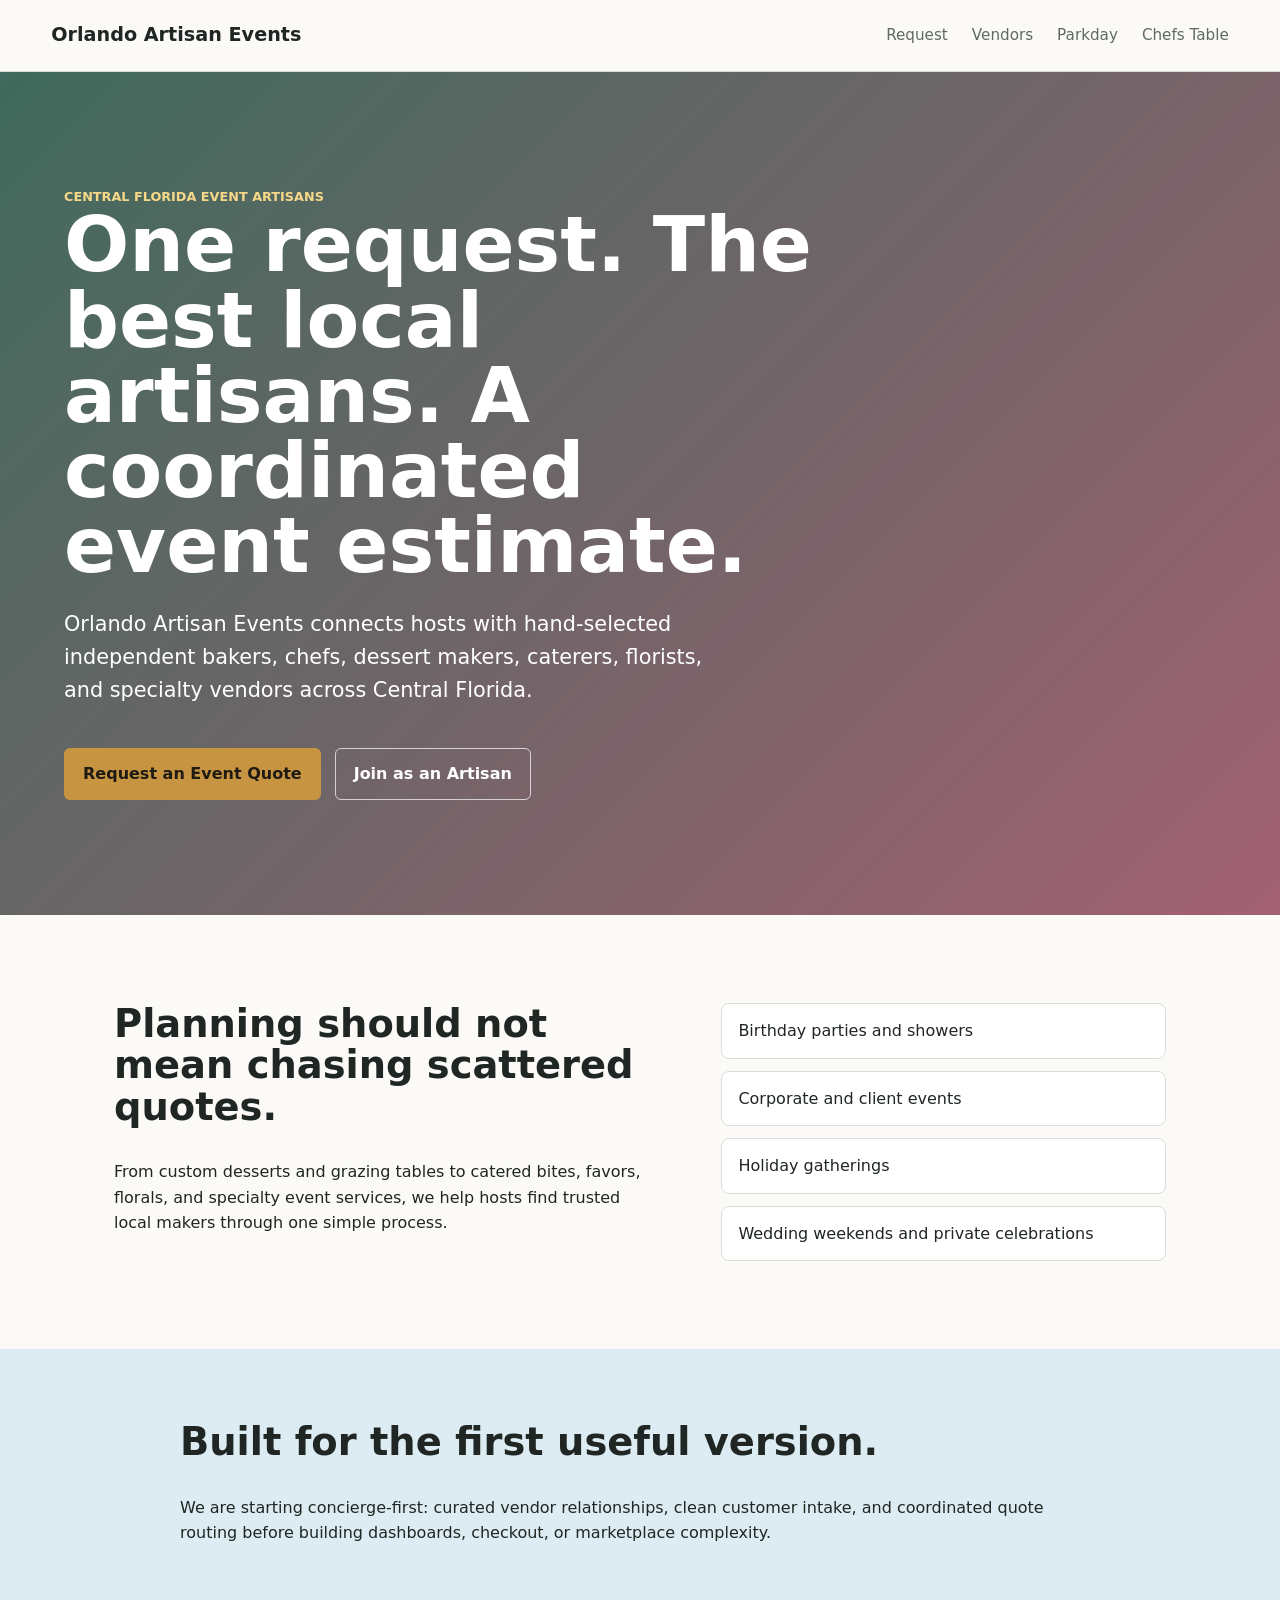
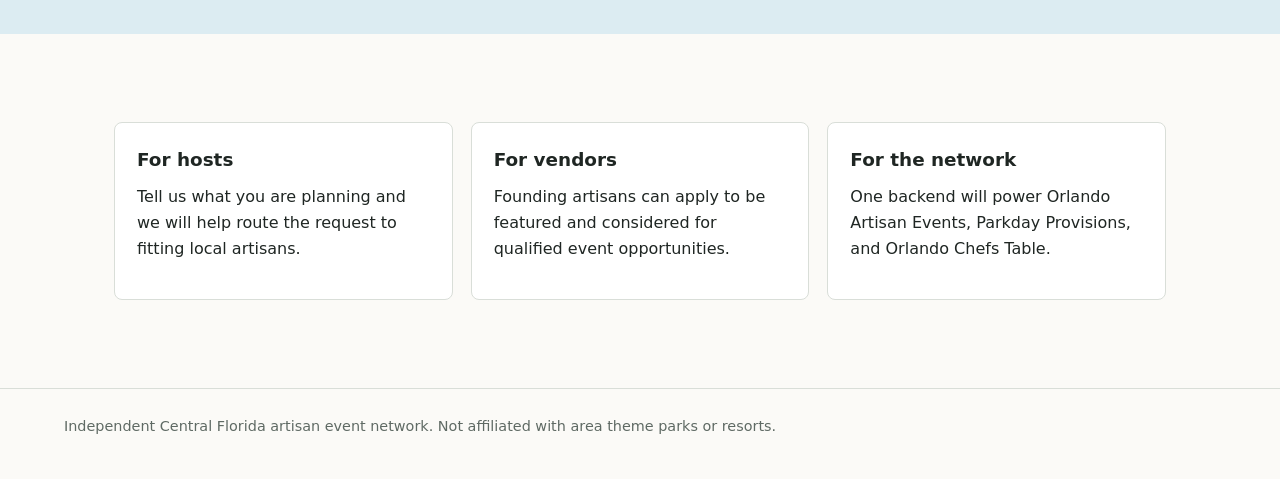
<file: index.html>
<!doctype html>
<html lang="en">
  <head>
    <meta charset="utf-8">
    <meta name="viewport" content="width=device-width, initial-scale=1">
    <title>Orlando Artisan Events</title>
    <meta name="description" content="A curated Central Florida artisan event network connecting hosts with independent bakers, chefs, caterers, dessert makers, and specialty vendors.">
    <link rel="stylesheet" href="/styles.css">
  </head>
  <body>
    <header class="site-header">
      <a class="brand" href="/">Orlando Artisan Events</a>
      <nav aria-label="Main navigation">
        <a href="/request/">Request</a>
        <a href="/vendors/">Vendors</a>
        <a href="/parkday/">Parkday</a>
        <a href="/chefs-table/">Chefs Table</a>
      </nav>
    </header>

    <main>
      <section class="hero">
        <div class="eyebrow">Central Florida event artisans</div>
        <h1>One request. The best local artisans. A coordinated event estimate.</h1>
        <p>
          Orlando Artisan Events connects hosts with hand-selected independent bakers,
          chefs, dessert makers, caterers, florists, and specialty vendors across
          Central Florida.
        </p>
        <div class="actions">
          <a class="button primary" href="/request/">Request an Event Quote</a>
          <a class="button secondary" href="/vendors/">Join as an Artisan</a>
        </div>
      </section>

      <section class="split">
        <div>
          <h2>Planning should not mean chasing scattered quotes.</h2>
          <p>
            From custom desserts and grazing tables to catered bites, favors,
            florals, and specialty event services, we help hosts find trusted
            local makers through one simple process.
          </p>
        </div>
        <ul class="check-list">
          <li>Birthday parties and showers</li>
          <li>Corporate and client events</li>
          <li>Holiday gatherings</li>
          <li>Wedding weekends and private celebrations</li>
        </ul>
      </section>

      <section class="band">
        <div>
          <h2>Built for the first useful version.</h2>
          <p>
            We are starting concierge-first: curated vendor relationships,
            clean customer intake, and coordinated quote routing before building
            dashboards, checkout, or marketplace complexity.
          </p>
        </div>
      </section>

      <section class="three-column">
        <article>
          <h3>For hosts</h3>
          <p>Tell us what you are planning and we will help route the request to fitting local artisans.</p>
        </article>
        <article>
          <h3>For vendors</h3>
          <p>Founding artisans can apply to be featured and considered for qualified event opportunities.</p>
        </article>
        <article>
          <h3>For the network</h3>
          <p>One backend will power Orlando Artisan Events, Parkday Provisions, and Orlando Chefs Table.</p>
        </article>
      </section>
    </main>

    <footer>
      <p>Independent Central Florida artisan event network. Not affiliated with area theme parks or resorts.</p>
    </footer>
  </body>
</html>
</file>
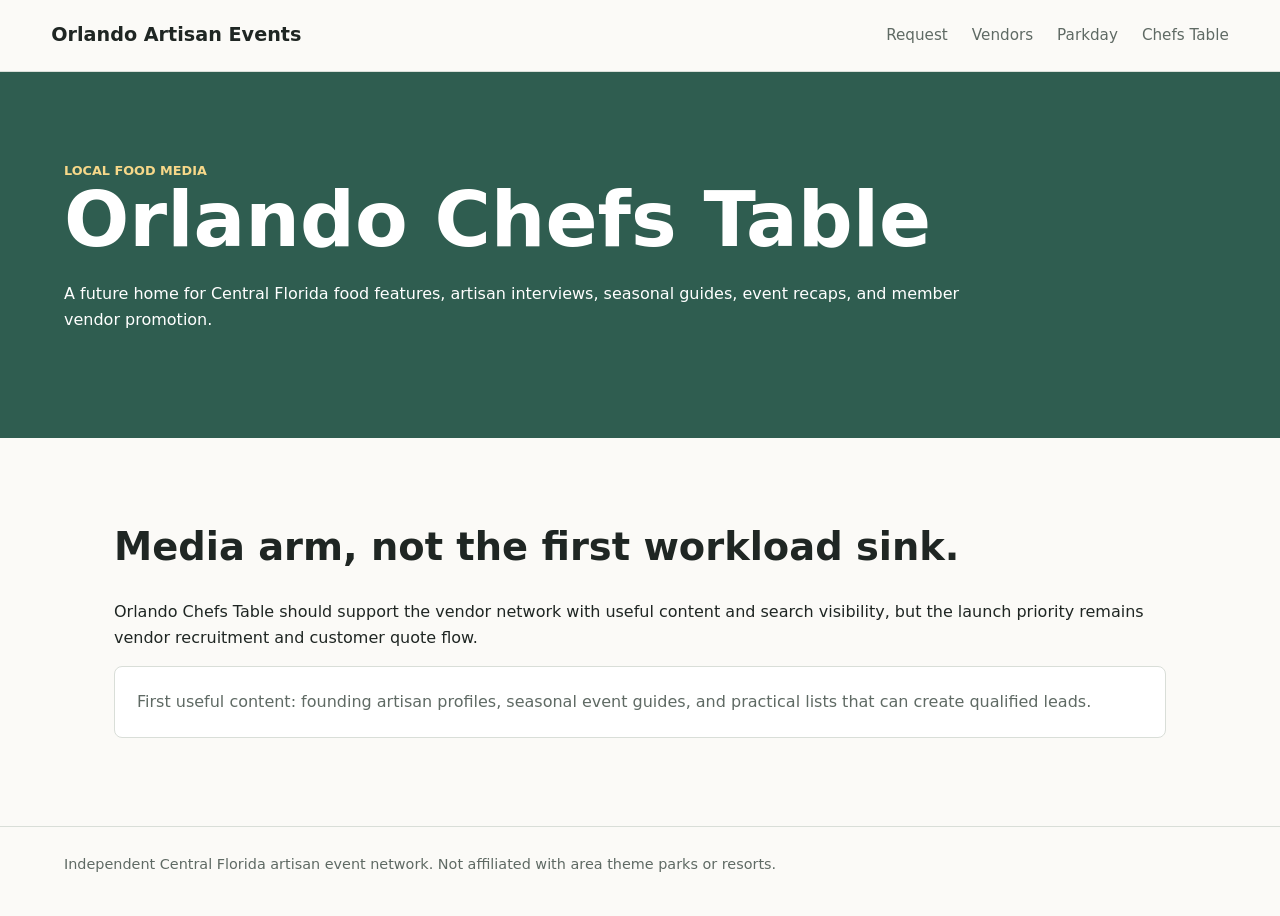
<file: chefs-table/index.html>
<!doctype html>
<html lang="en">
  <head>
    <meta charset="utf-8">
    <meta name="viewport" content="width=device-width, initial-scale=1">
    <title>Orlando Chefs Table | Orlando Artisan Events</title>
    <meta name="description" content="Food media, vendor features, and local artisan coverage for Central Florida.">
    <link rel="stylesheet" href="/styles.css">
  </head>
  <body>
    <header class="site-header">
      <a class="brand" href="/">Orlando Artisan Events</a>
      <nav aria-label="Main navigation">
        <a href="/request/">Request</a>
        <a href="/vendors/">Vendors</a>
        <a href="/parkday/">Parkday</a>
        <a href="/chefs-table/">Chefs Table</a>
      </nav>
    </header>

    <main>
      <section class="page-hero">
        <div>
          <div class="eyebrow">Local food media</div>
          <h1>Orlando Chefs Table</h1>
          <p>
            A future home for Central Florida food features, artisan interviews,
            seasonal guides, event recaps, and member vendor promotion.
          </p>
        </div>
      </section>

      <section class="content-page">
        <h2>Media arm, not the first workload sink.</h2>
        <p>
          Orlando Chefs Table should support the vendor network with useful
          content and search visibility, but the launch priority remains vendor
          recruitment and customer quote flow.
        </p>
        <div class="notice">
          First useful content: founding artisan profiles, seasonal event guides,
          and practical lists that can create qualified leads.
        </div>
      </section>
    </main>

    <footer>
      <p>Independent Central Florida artisan event network. Not affiliated with area theme parks or resorts.</p>
    </footer>
  </body>
</html>
</file>
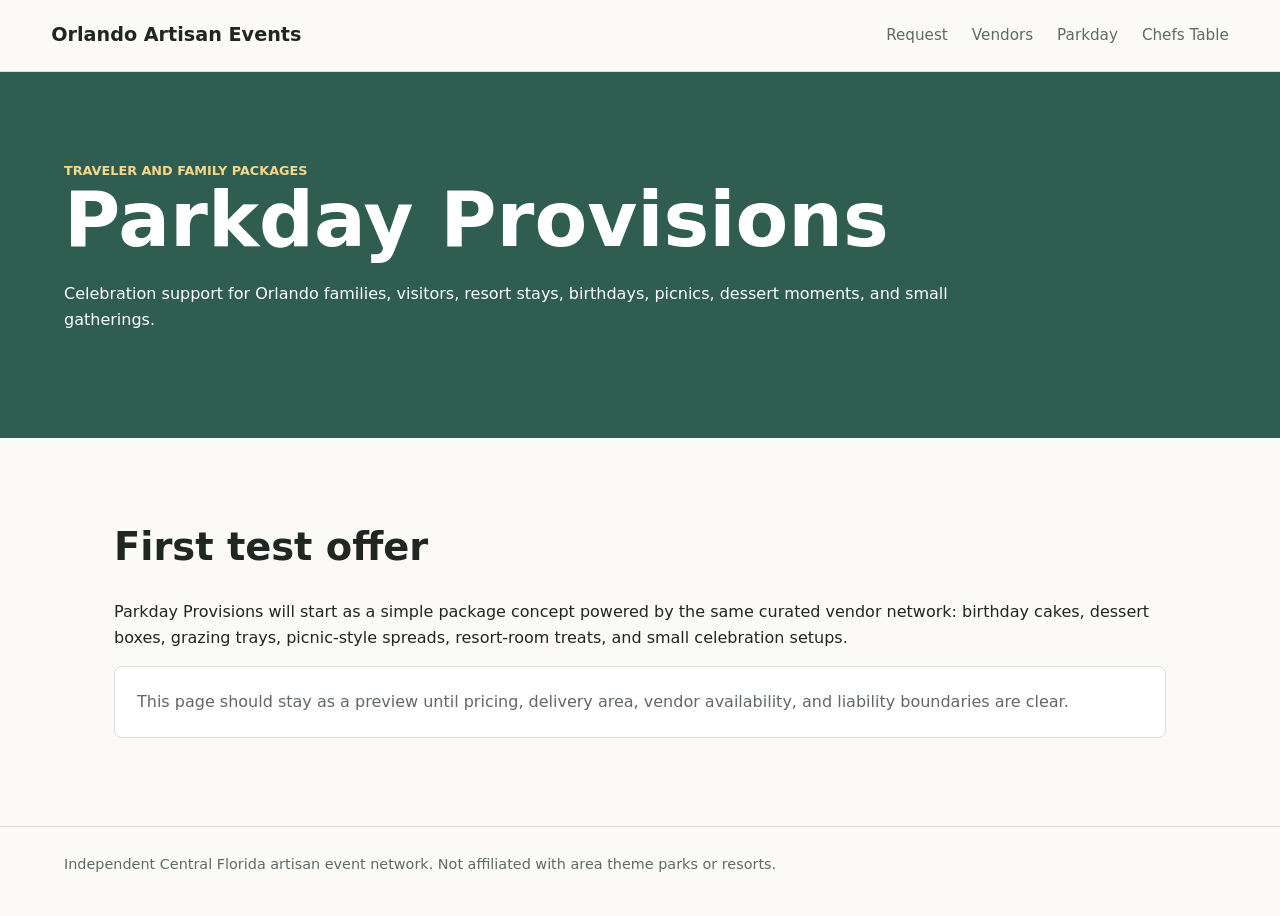
<file: parkday/index.html>
<!doctype html>
<html lang="en">
  <head>
    <meta charset="utf-8">
    <meta name="viewport" content="width=device-width, initial-scale=1">
    <title>Parkday Provisions | Orlando Artisan Events</title>
    <meta name="description" content="Family and traveler-facing celebration packages powered by Central Florida artisans.">
    <link rel="stylesheet" href="/styles.css">
  </head>
  <body>
    <header class="site-header">
      <a class="brand" href="/">Orlando Artisan Events</a>
      <nav aria-label="Main navigation">
        <a href="/request/">Request</a>
        <a href="/vendors/">Vendors</a>
        <a href="/parkday/">Parkday</a>
        <a href="/chefs-table/">Chefs Table</a>
      </nav>
    </header>

    <main>
      <section class="page-hero">
        <div>
          <div class="eyebrow">Traveler and family packages</div>
          <h1>Parkday Provisions</h1>
          <p>
            Celebration support for Orlando families, visitors, resort stays,
            birthdays, picnics, dessert moments, and small gatherings.
          </p>
        </div>
      </section>

      <section class="content-page">
        <h2>First test offer</h2>
        <p>
          Parkday Provisions will start as a simple package concept powered by
          the same curated vendor network: birthday cakes, dessert boxes,
          grazing trays, picnic-style spreads, resort-room treats, and small
          celebration setups.
        </p>
        <div class="notice">
          This page should stay as a preview until pricing, delivery area,
          vendor availability, and liability boundaries are clear.
        </div>
      </section>
    </main>

    <footer>
      <p>Independent Central Florida artisan event network. Not affiliated with area theme parks or resorts.</p>
    </footer>
  </body>
</html>
</file>
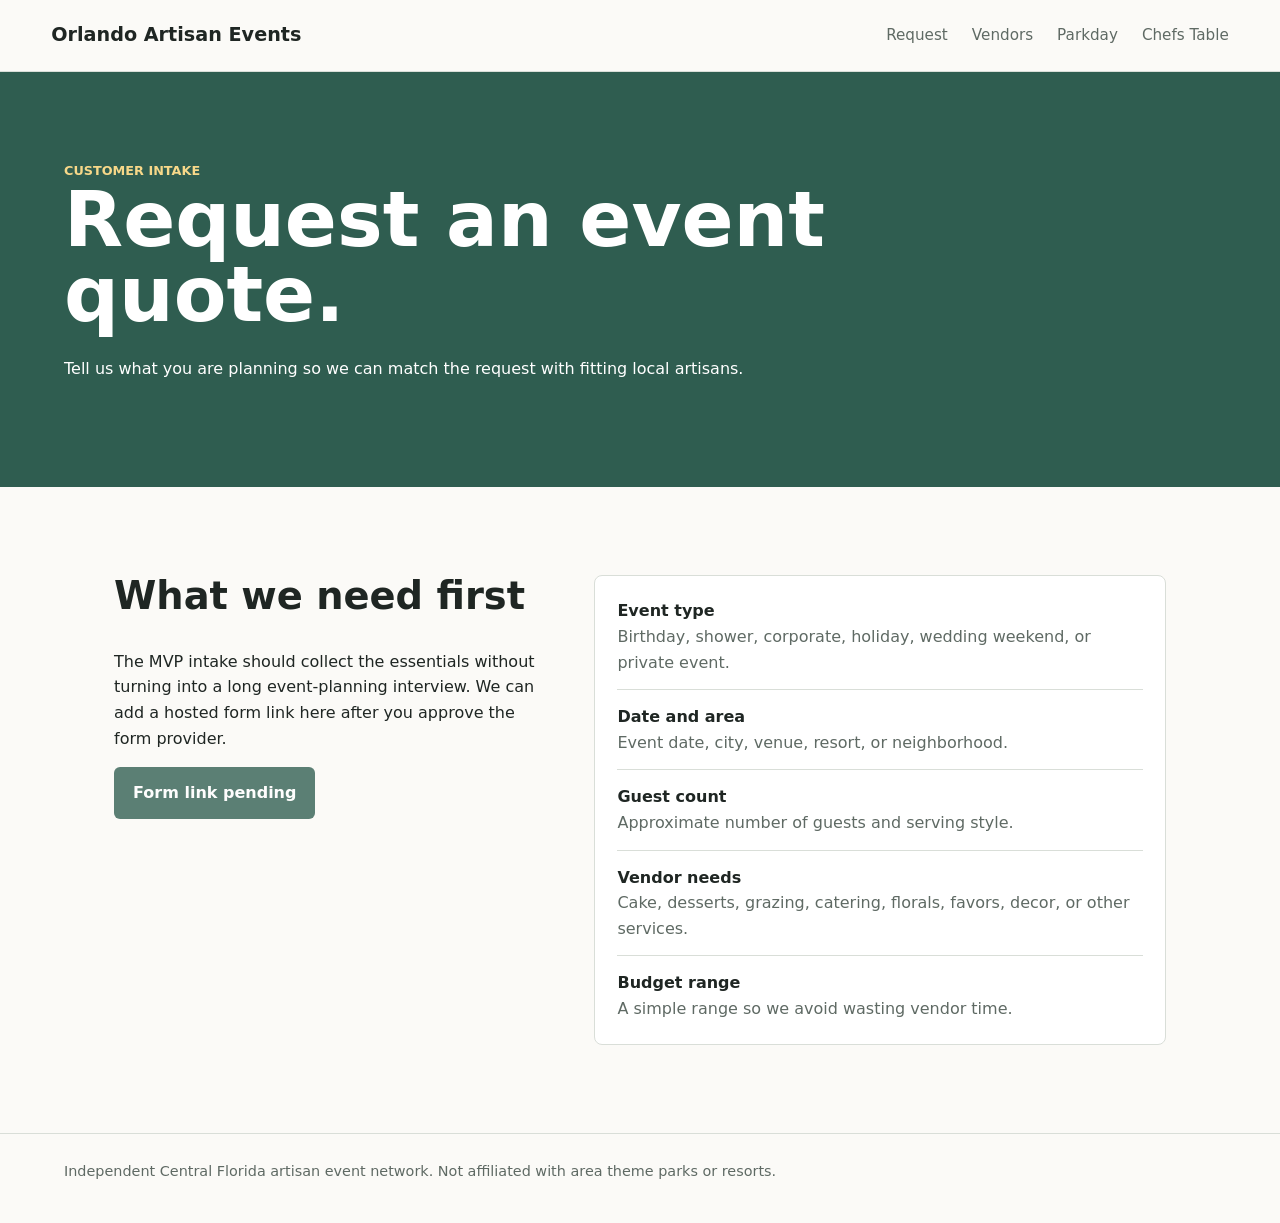
<file: request/index.html>
<!doctype html>
<html lang="en">
  <head>
    <meta charset="utf-8">
    <meta name="viewport" content="width=device-width, initial-scale=1">
    <title>Request an Event Quote | Orlando Artisan Events</title>
    <meta name="description" content="Request coordinated quotes from independent Central Florida event artisans.">
    <link rel="stylesheet" href="/styles.css">
  </head>
  <body>
    <header class="site-header">
      <a class="brand" href="/">Orlando Artisan Events</a>
      <nav aria-label="Main navigation">
        <a href="/request/">Request</a>
        <a href="/vendors/">Vendors</a>
        <a href="/parkday/">Parkday</a>
        <a href="/chefs-table/">Chefs Table</a>
      </nav>
    </header>

    <main>
      <section class="page-hero">
        <div>
          <div class="eyebrow">Customer intake</div>
          <h1>Request an event quote.</h1>
          <p>Tell us what you are planning so we can match the request with fitting local artisans.</p>
        </div>
      </section>

      <section class="form-page">
        <div>
          <h2>What we need first</h2>
          <p>
            The MVP intake should collect the essentials without turning into a
            long event-planning interview. We can add a hosted form link here
            after you approve the form provider.
          </p>
          <span class="button dark disabled-button">Form link pending</span>
        </div>

        <div class="field-list" aria-label="Planned intake fields">
          <div><span class="label">Event type</span><span class="hint">Birthday, shower, corporate, holiday, wedding weekend, or private event.</span></div>
          <div><span class="label">Date and area</span><span class="hint">Event date, city, venue, resort, or neighborhood.</span></div>
          <div><span class="label">Guest count</span><span class="hint">Approximate number of guests and serving style.</span></div>
          <div><span class="label">Vendor needs</span><span class="hint">Cake, desserts, grazing, catering, florals, favors, decor, or other services.</span></div>
          <div><span class="label">Budget range</span><span class="hint">A simple range so we avoid wasting vendor time.</span></div>
        </div>
      </section>
    </main>

    <footer>
      <p>Independent Central Florida artisan event network. Not affiliated with area theme parks or resorts.</p>
    </footer>
  </body>
</html>
</file>
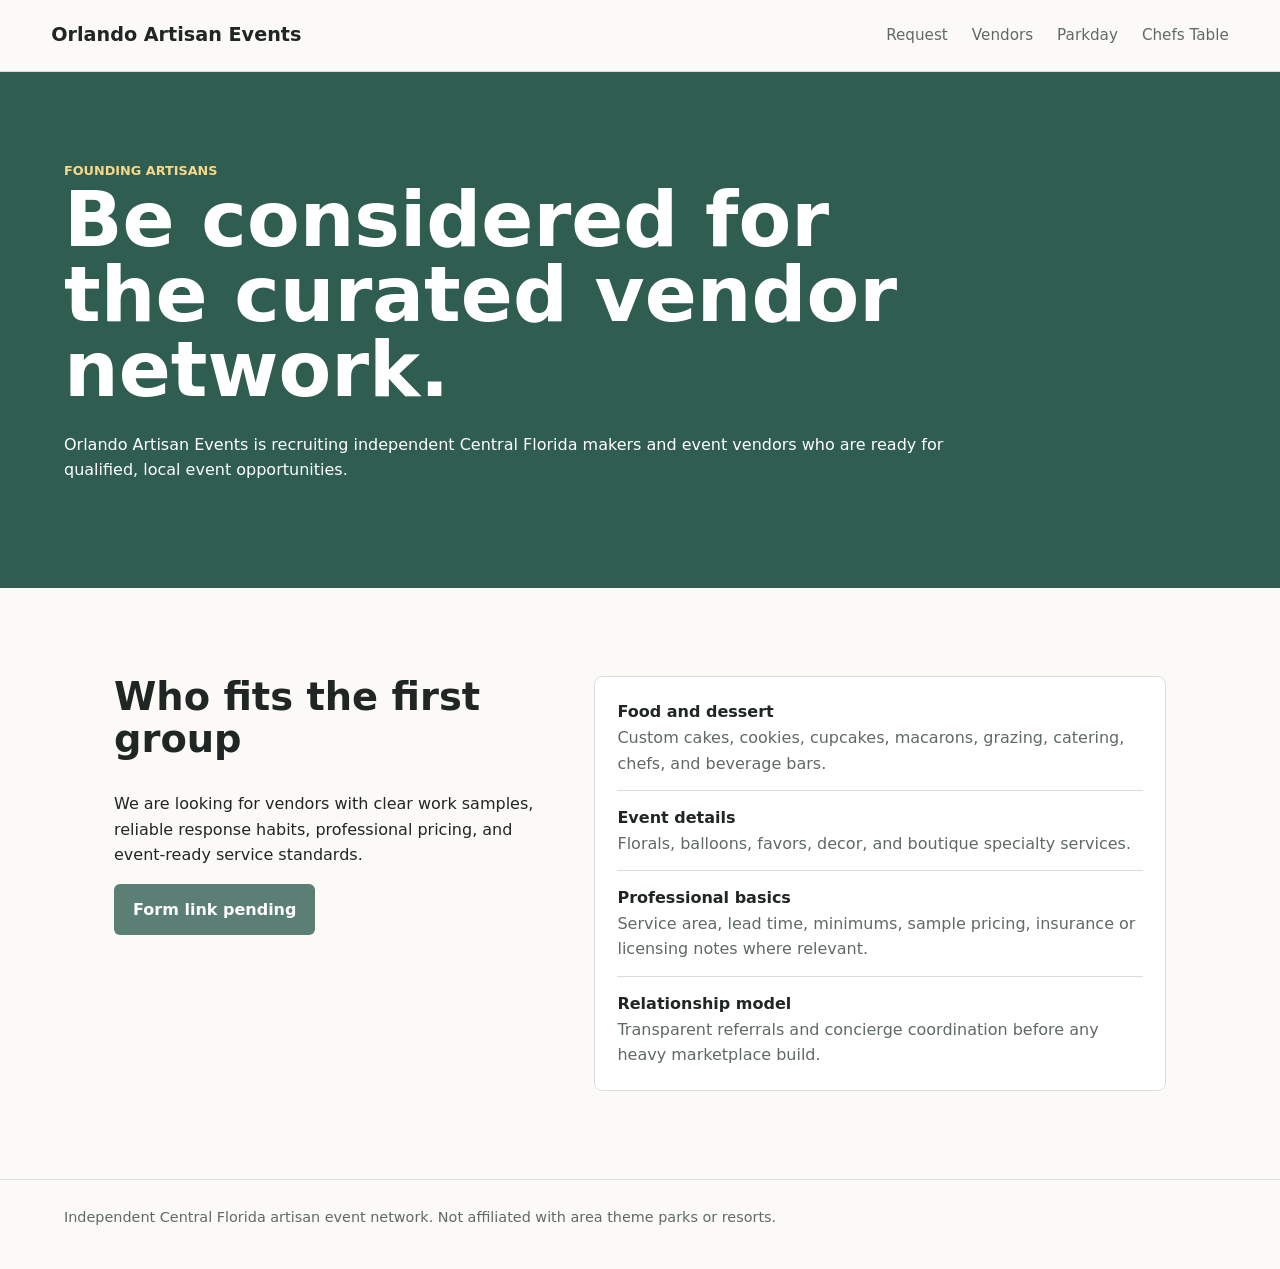
<file: vendors/index.html>
<!doctype html>
<html lang="en">
  <head>
    <meta charset="utf-8">
    <meta name="viewport" content="width=device-width, initial-scale=1">
    <title>Join as an Artisan | Orlando Artisan Events</title>
    <meta name="description" content="Founding vendor interest page for independent Central Florida event artisans.">
    <link rel="stylesheet" href="/styles.css">
  </head>
  <body>
    <header class="site-header">
      <a class="brand" href="/">Orlando Artisan Events</a>
      <nav aria-label="Main navigation">
        <a href="/request/">Request</a>
        <a href="/vendors/">Vendors</a>
        <a href="/parkday/">Parkday</a>
        <a href="/chefs-table/">Chefs Table</a>
      </nav>
    </header>

    <main>
      <section class="page-hero">
        <div>
          <div class="eyebrow">Founding artisans</div>
          <h1>Be considered for the curated vendor network.</h1>
          <p>
            Orlando Artisan Events is recruiting independent Central Florida
            makers and event vendors who are ready for qualified, local event opportunities.
          </p>
        </div>
      </section>

      <section class="form-page">
        <div>
          <h2>Who fits the first group</h2>
          <p>
            We are looking for vendors with clear work samples, reliable response
            habits, professional pricing, and event-ready service standards.
          </p>
          <span class="button dark disabled-button">Form link pending</span>
        </div>

        <div class="field-list" aria-label="Vendor categories">
          <div><span class="label">Food and dessert</span><span class="hint">Custom cakes, cookies, cupcakes, macarons, grazing, catering, chefs, and beverage bars.</span></div>
          <div><span class="label">Event details</span><span class="hint">Florals, balloons, favors, decor, and boutique specialty services.</span></div>
          <div><span class="label">Professional basics</span><span class="hint">Service area, lead time, minimums, sample pricing, insurance or licensing notes where relevant.</span></div>
          <div><span class="label">Relationship model</span><span class="hint">Transparent referrals and concierge coordination before any heavy marketplace build.</span></div>
        </div>
      </section>
    </main>

    <footer>
      <p>Independent Central Florida artisan event network. Not affiliated with area theme parks or resorts.</p>
    </footer>
  </body>
</html>
</file>
<file: styles.css>
:root {
  color-scheme: light;
  --ink: #1f2623;
  --muted: #5f6a64;
  --paper: #fbfaf7;
  --surface: #ffffff;
  --line: #d9ded8;
  --moss: #2f5d50;
  --berry: #8f3f55;
  --gold: #c79542;
  --sky: #dcecf2;
}

* {
  box-sizing: border-box;
}

body {
  margin: 0;
  font-family: Inter, ui-sans-serif, system-ui, -apple-system, BlinkMacSystemFont, "Segoe UI", sans-serif;
  color: var(--ink);
  background: var(--paper);
  line-height: 1.6;
}

a {
  color: inherit;
}

.site-header {
  display: flex;
  align-items: center;
  justify-content: space-between;
  gap: 24px;
  padding: 20px clamp(18px, 4vw, 56px);
  border-bottom: 1px solid var(--line);
  background: rgba(251, 250, 247, 0.94);
  position: sticky;
  top: 0;
  z-index: 10;
}

.brand {
  font-weight: 800;
  text-decoration: none;
  font-size: clamp(1rem, 2vw, 1.2rem);
}

nav {
  display: flex;
  gap: clamp(12px, 2vw, 24px);
  flex-wrap: wrap;
  justify-content: flex-end;
  font-size: 0.95rem;
}

nav a {
  text-decoration: none;
  color: var(--muted);
}

nav a:hover {
  color: var(--ink);
}

main {
  overflow: hidden;
}

.hero {
  min-height: 72vh;
  display: grid;
  align-content: center;
  padding: clamp(52px, 9vw, 120px) clamp(20px, 5vw, 80px);
  background:
    linear-gradient(135deg, rgba(47, 93, 80, 0.92), rgba(143, 63, 85, 0.82)),
    url("https://images.unsplash.com/photo-1519671482749-fd09be7ccebf?auto=format&fit=crop&w=1800&q=80") center/cover;
  color: #fff;
}

.hero > * {
  max-width: 780px;
}

.eyebrow {
  color: #f7d889;
  font-weight: 700;
  text-transform: uppercase;
  font-size: 0.8rem;
}

h1,
h2,
h3,
p {
  margin-top: 0;
}

h1 {
  font-size: clamp(2.3rem, 6vw, 5.2rem);
  line-height: 0.98;
  margin-bottom: 24px;
  letter-spacing: 0;
}

h2 {
  font-size: clamp(1.7rem, 3vw, 2.7rem);
  line-height: 1.08;
  letter-spacing: 0;
}

h3 {
  font-size: 1.15rem;
  margin-bottom: 10px;
}

.hero p {
  font-size: clamp(1.05rem, 2vw, 1.3rem);
  max-width: 680px;
}

.actions {
  display: flex;
  gap: 14px;
  flex-wrap: wrap;
  margin-top: 20px;
}

.button {
  display: inline-flex;
  align-items: center;
  justify-content: center;
  min-height: 48px;
  padding: 12px 18px;
  border-radius: 6px;
  font-weight: 750;
  text-decoration: none;
  border: 1px solid transparent;
}

.button.primary {
  background: var(--gold);
  color: #1f1a12;
}

.button.secondary {
  border-color: rgba(255, 255, 255, 0.7);
  color: #fff;
}

.button.dark {
  background: var(--moss);
  color: #fff;
}

.disabled-button {
  opacity: 0.78;
  cursor: not-allowed;
}

.split,
.three-column,
.form-page,
.content-page {
  padding: clamp(48px, 7vw, 88px) clamp(20px, 5vw, 80px);
  max-width: 1180px;
  margin: 0 auto;
}

.split {
  display: grid;
  grid-template-columns: minmax(0, 1.1fr) minmax(260px, 0.9fr);
  gap: clamp(28px, 5vw, 72px);
  align-items: start;
}

.check-list {
  list-style: none;
  padding: 0;
  margin: 0;
  display: grid;
  gap: 12px;
}

.check-list li {
  padding: 14px 16px;
  background: var(--surface);
  border: 1px solid var(--line);
  border-radius: 8px;
}

.band {
  background: var(--sky);
  padding: clamp(48px, 6vw, 72px) clamp(20px, 5vw, 80px);
}

.band > div {
  max-width: 920px;
  margin: 0 auto;
}

.three-column {
  display: grid;
  grid-template-columns: repeat(3, minmax(0, 1fr));
  gap: 18px;
}

article,
.notice,
.field-list {
  background: var(--surface);
  border: 1px solid var(--line);
  border-radius: 8px;
  padding: 22px;
}

.page-hero {
  padding: clamp(44px, 7vw, 90px) clamp(20px, 5vw, 80px);
  background: var(--moss);
  color: #fff;
}

.page-hero > div {
  max-width: 900px;
}

.form-page {
  display: grid;
  grid-template-columns: minmax(0, 0.85fr) minmax(280px, 1.15fr);
  gap: clamp(24px, 5vw, 58px);
}

.field-list {
  display: grid;
  gap: 14px;
}

.field-list div {
  padding-bottom: 14px;
  border-bottom: 1px solid var(--line);
}

.field-list div:last-child {
  border-bottom: 0;
  padding-bottom: 0;
}

.label {
  display: block;
  font-weight: 750;
}

.hint,
footer,
.notice {
  color: var(--muted);
}

footer {
  border-top: 1px solid var(--line);
  padding: 26px clamp(20px, 5vw, 80px);
  font-size: 0.9rem;
}

@media (max-width: 760px) {
  .site-header {
    align-items: flex-start;
    flex-direction: column;
  }

  nav {
    justify-content: flex-start;
  }

  .hero {
    min-height: 68vh;
  }

  .split,
  .three-column,
  .form-page {
    grid-template-columns: 1fr;
  }
}
</file>
